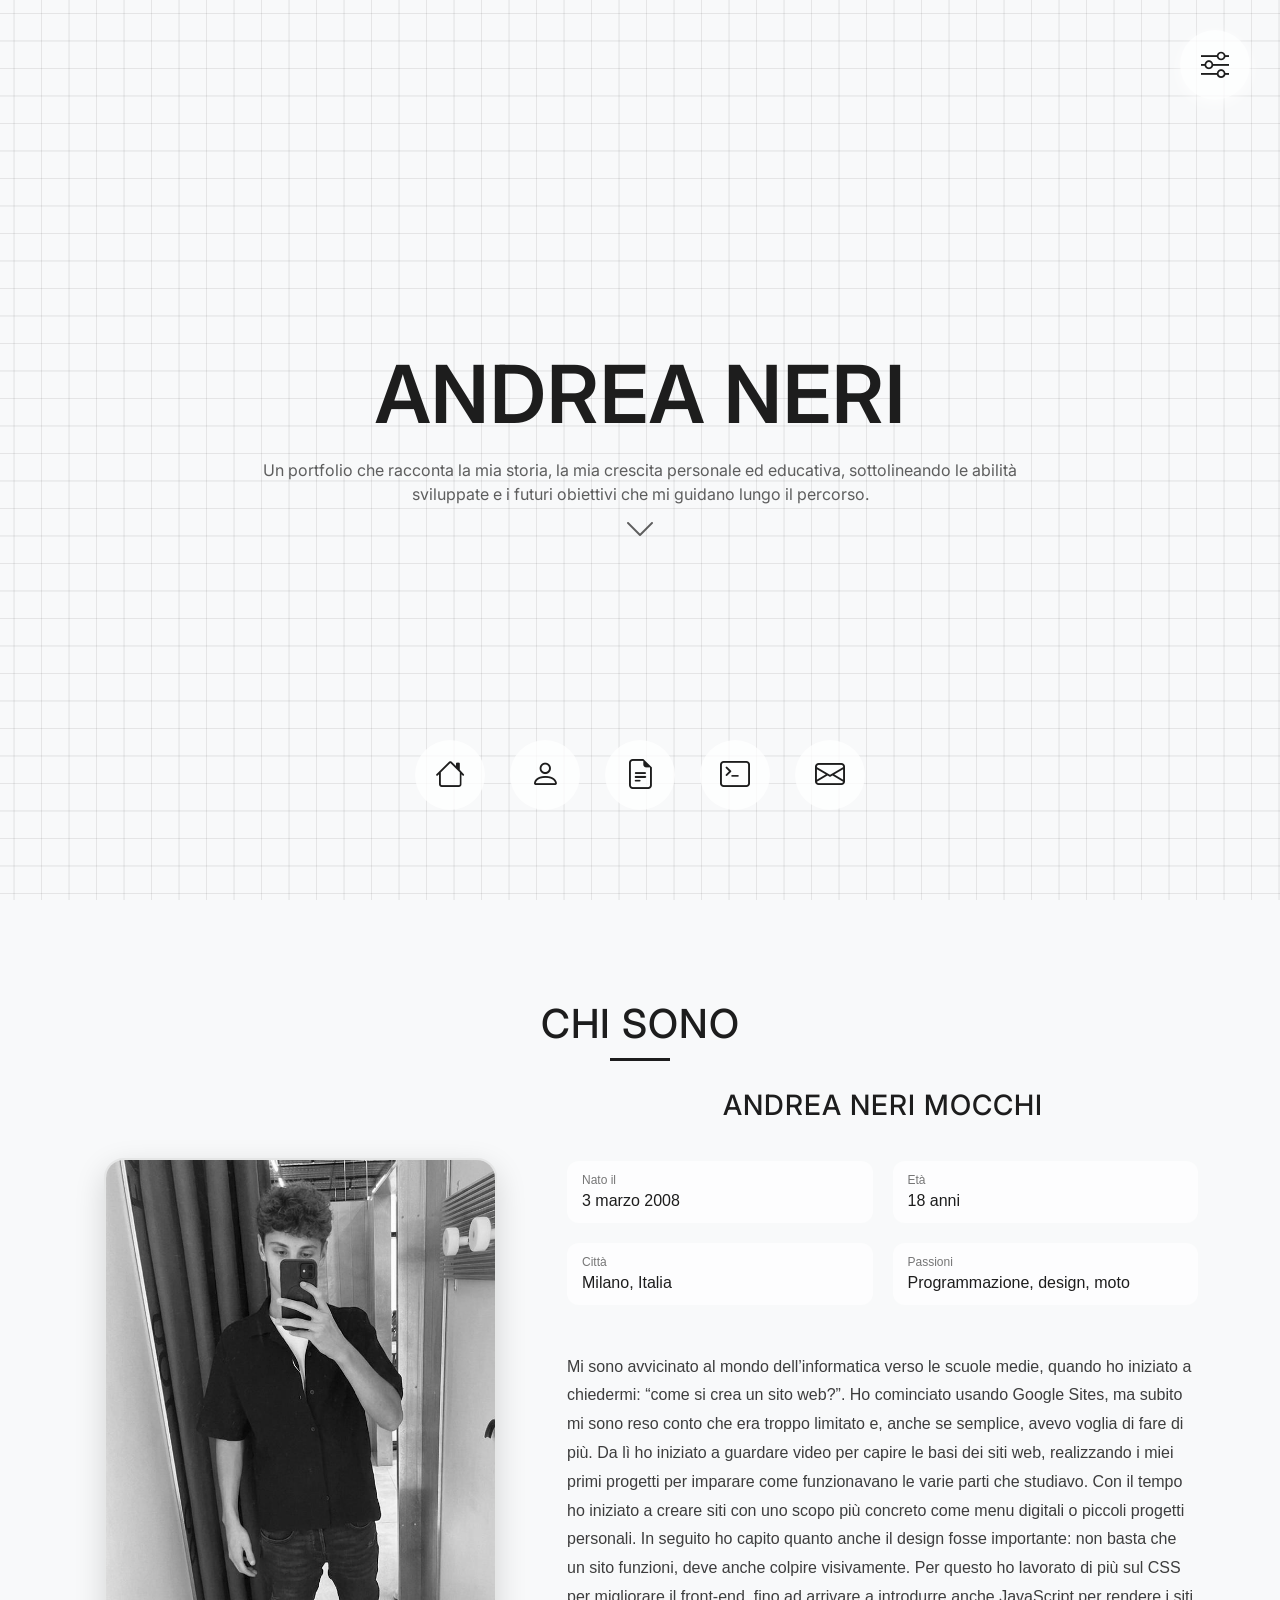
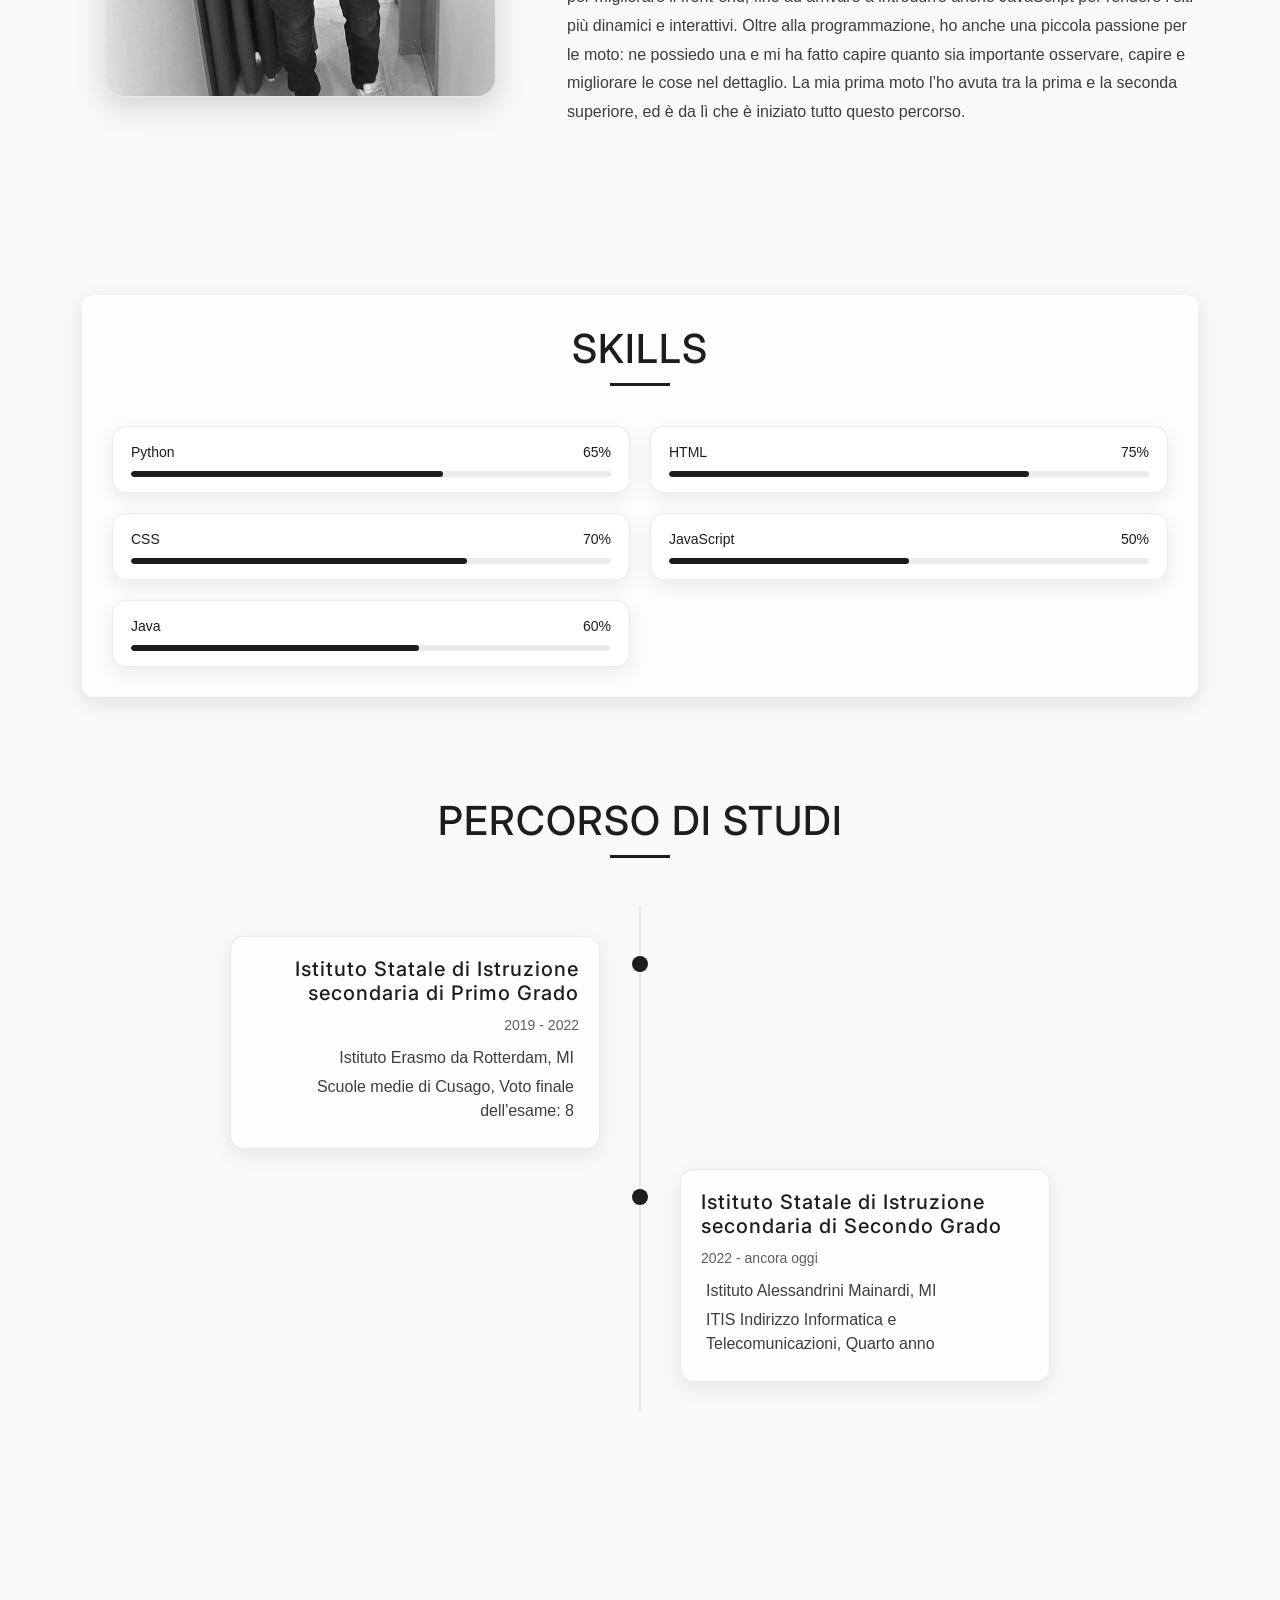
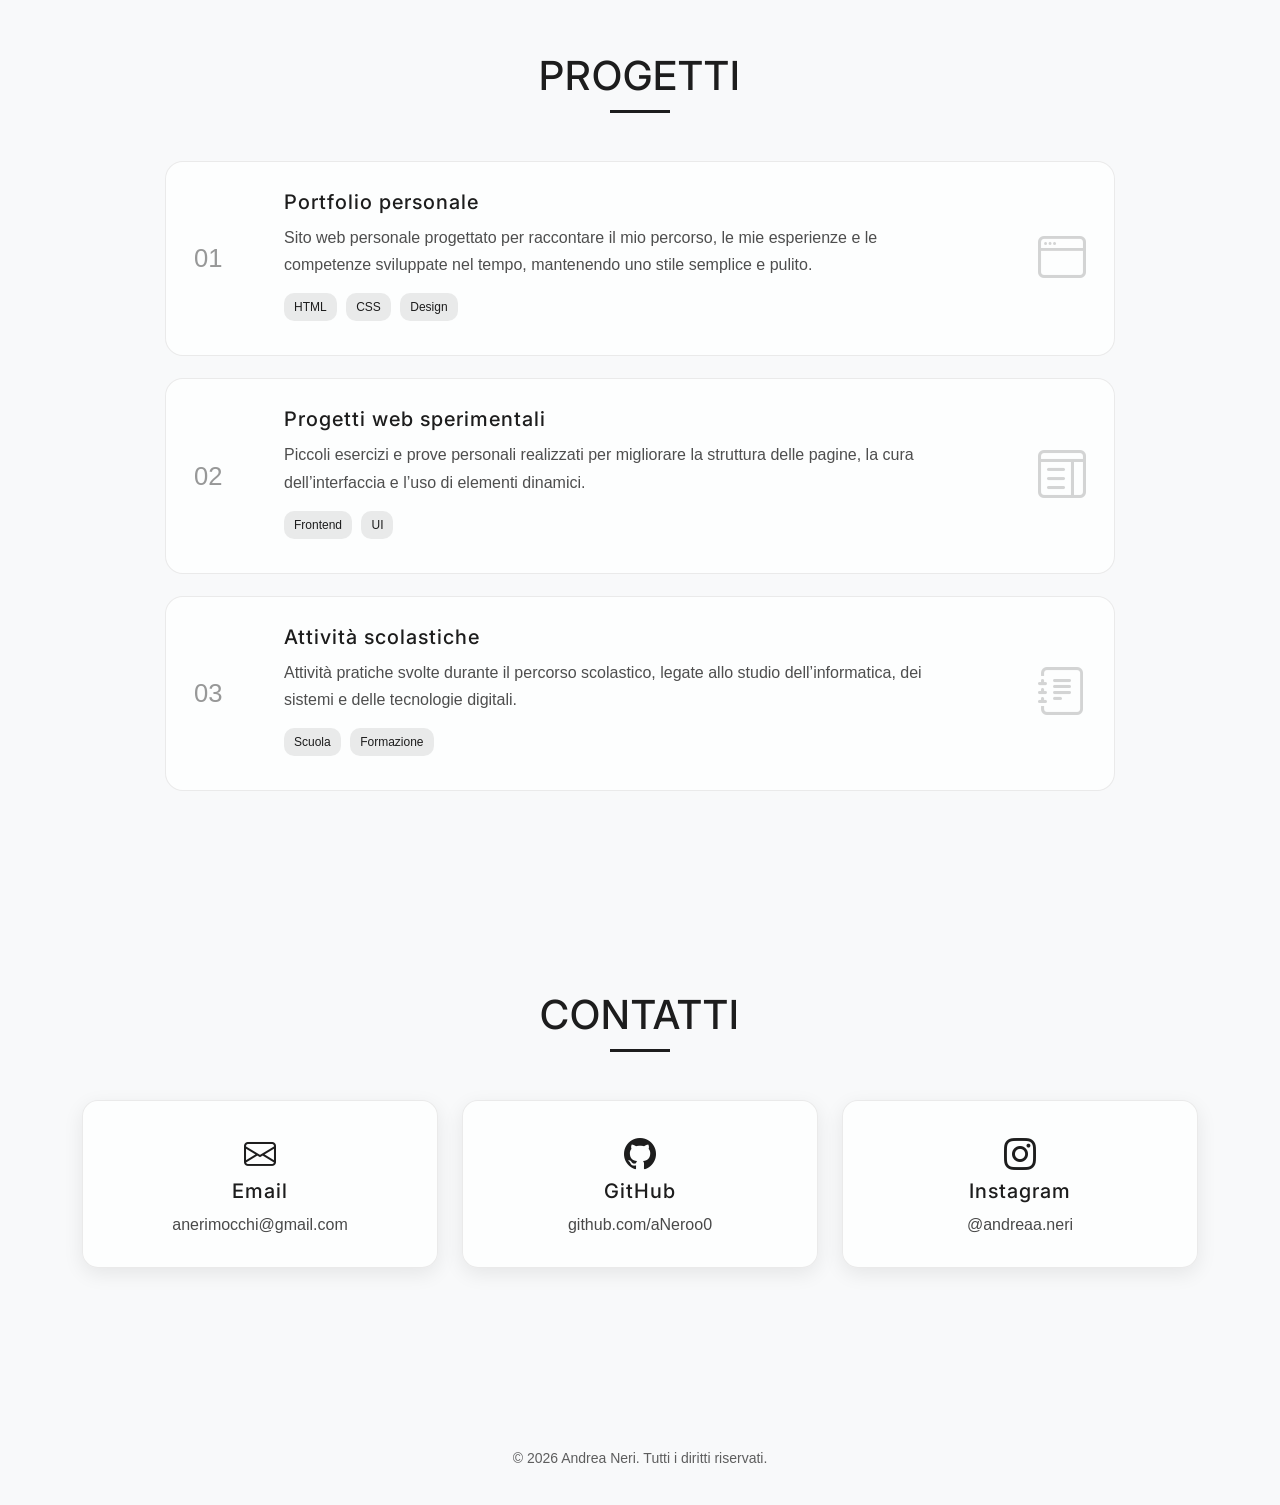
<file: index.html>
<!doctype html>
<html lang="it">
  <head>
    <meta property="og:title" content="Andrea Neri - Portfolio Personale">
    <meta property="og:description" content="Scopri il mio percorso, le mie competenze e i miei progetti di web design e sviluppo.">
    <meta property="og:image" content="https://aneroo0.github.io/Portfolio/img/me.jpeg"> 
    <meta property="og:url" content="https://aneroo0.github.io/Portfolio/">
    <meta property="og:type" content="website">
    <meta charset="utf-8">
    <meta name="viewport" content="width=device-width, initial-scale=1">
    <title>Andrea Neri</title>
    <!-- Favicon -->
    <link rel="icon" type="image/png" sizes="32x32" href="img/favicon-32x32.png">
    <link rel="icon" type="image/png" sizes="16x16" href="img/favicon-16x16.png">
    <link rel="apple-touch-icon" href="img/apple-touch-icon.png">
    <link rel="icon" type="image/png" sizes="192x192" href="img/android-chrome-192x192.png">
    <script src="loading/loading.js" defer></script>
    <!-- bootstrap -->
    <link href="https://cdn.jsdelivr.net/npm/bootstrap@5.3.8/dist/css/bootstrap.min.css" rel="stylesheet" integrity="sha384-sRIl4kxILFvY47J16cr9ZwB07vP4J8+LH7qKQnuqkuIAvNWLzeN8tE5YBujZqJLB" crossorigin="anonymous">
    <link href="https://cdn.jsdelivr.net/npm/bootstrap-icons@1.11.3/font/bootstrap-icons.css" rel="stylesheet">
    <!-- Fonts -->
    <link href="https://fonts.googleapis.com/css2?family=Inter:wght@300;400;500;600&family=Playfair+Display:wght@500;600;700&display=swap" rel="stylesheet">
    <!-- CSS -->
    <link rel="stylesheet" href="css/index.css">
    <!-- js -->
    <script src="js/index.js"></script>
    <!-- Privacy-friendly analytics by Plausible -->
    <script async src="https://plausible.io/js/pa-u-YwddmWYvaGB3AomGD8P.js"></script>
    <script>
      window.plausible=window.plausible||function(){(plausible.q=plausible.q||[]).push(arguments)},plausible.init=plausible.init||function(i){plausible.o=i||{}};
      plausible.init()
    </script>
  </head>
  <body>
    <!-- Navbar -->
    <nav class="bottom-navbar">
      <ul>
        <li>
          <a href="#home" data-label="HOME">
            <i class="bi bi-house"></i>
          </a>
        </li>
        <li>
          <a href="#chi-sono" data-label="CHI SONO">
            <i class="bi bi-person"></i>
          </a>
        </li>
        <li>
          <a href="#studi" data-label="STUDI">
            <i class="bi bi-file-earmark-text"></i>
          </a>
        </li>
        <li>
          <a href="#progetti" data-label="PROGETTI">
            <i class="bi bi-terminal"></i>
          </a>
        </li>
        <li>
          <a href="#contatti" data-label="CONTATTI">
            <i class="bi bi-envelope"></i>
          </a>
        </li>
      </ul>
    </nav>

    <!-- Home -->
    <main class="hero-section d-flex align-items-center justify-content-center text-center" id="home">
      <div class="container">
        <h1 class="display-1 fw-semibold hero-title">ANDREA NERI</h1>     
        <p class="mt-3 hero-description">
          Un portfolio che racconta la mia storia, la mia crescita personale ed educativa, sottolineando le abilità sviluppate e i futuri obiettivi che mi guidano lungo il percorso.
        </p>
        <i class="bi bi-chevron-down scroll-indicator"></i>
      </div>
    </main>

    <!-- Chi sono -->
    <section id="chi-sono" class="section">
      <div class="container">
        <div class="text-center mb-5">
          <h1 class="section-title">CHI SONO</h1>
          <div class="section-line"></div>
        </div>
        <div class="row align-items-center g-5">
          <div class="col-lg-5 text-center">
            <div class="about-image">
              <img src="img/me.jpeg" alt="Foto profilo" class="no-interaction" draggable="false">
            </div>
          </div>
          <div class="col-lg-7">
            <h2 class="info-title text-center">ANDREA NERI MOCCHI</h2>
            <div class="info-grid">
              <div class="info-item">
                <span>Nato il</span>
                <p>3 marzo 2008</p>
              </div>
              <div class="info-item">
                <span>Età</span>
                <p>18 anni</p>
              </div>
              <div class="info-item">
                <span>Città</span>
                <p>Milano, Italia</p>
              </div>
              <div class="info-item">
                <span>Passioni</span>
                <p>Programmazione, design, moto</p>
              </div>
            </div>
            <div class="row mt-5">
              <div class="col-12">
                <p class="about-text">
                  Mi sono avvicinato al mondo dell’informatica verso le scuole medie, quando ho iniziato a chiedermi: “come si crea un sito web?”. 
                  Ho cominciato usando Google Sites, ma subito mi sono reso conto che era troppo limitato e, anche se semplice, avevo voglia di fare di più. Da lì ho iniziato a guardare video per capire le basi dei siti web, realizzando i miei primi progetti per imparare come funzionavano le varie parti che studiavo. Con il tempo ho iniziato a creare siti con uno scopo più concreto come menu digitali o piccoli progetti personali. In seguito ho capito quanto anche il design fosse importante: non basta che un sito funzioni, deve anche colpire visivamente. Per questo ho lavorato di più sul CSS per migliorare il front-end, fino ad arrivare a introdurre anche JavaScript per rendere i siti più dinamici e interattivi. 
                  Oltre alla programmazione, ho anche una piccola passione per le moto: ne possiedo una e mi ha fatto capire quanto sia importante osservare, capire e migliorare le cose nel dettaglio. La mia prima moto l’ho avuta tra la prima e la seconda superiore, ed è da lì che è iniziato tutto questo percorso.
                </p>
              </div>
            </div>
          </div>
        </div>
        </div>
      </div>
      </div>
    </section>

    <!-- Skills -->
    <section>
      <div class="container">
        <div class="skills-wrapper mt-5">
        <div class="text-center mb-4">
          <h1 class="section-title">SKILLS</h1>
          <div class="section-line skills"></div>
        </div>
        <div class="skills-grid">
          <div class="skill">
            <div class="skill-header">
              <span>Python</span>
              <span>65%</span>
            </div>
            <div class="skill-bar">
              <div class="skill-fill" style="width: 65%"></div>
            </div>
          </div>
          <div class="skill">
            <div class="skill-header">
              <span>HTML</span>
              <span>75%</span>
            </div>
            <div class="skill-bar">
              <div class="skill-fill" style="width: 75%"></div>
            </div>
          </div>
          <div class="skill">
            <div class="skill-header">
              <span>CSS</span>
              <span>70%</span>
            </div>
            <div class="skill-bar">
              <div class="skill-fill" style="width: 70%"></div>
            </div>
          </div>
          <div class="skill">
            <div class="skill-header">
              <span>JavaScript</span>
              <span>50%</span>
            </div>
            <div class="skill-bar">
              <div class="skill-fill" style="width: 50%"></div>
            </div>
          </div>
          <div class="skill">
            <div class="skill-header">
              <span>Java</span>
              <span>60%</span>
            </div>
            <div class="skill-bar">
              <div class="skill-fill" style="width: 60%"></div>
            </div>
          </div>
      <div>
    </section>

    <!-- Studi -->
    <section id="studi" class="section">
      <div class="container">
        <div class="text-center mb-5">
          <h1 class="section-title">PERCORSO DI STUDI</h1>
          <div class="section-line"></div>
        </div>
        <div class="timeline">
          <div class="timeline-item">
            <div class="timeline-dot"></div>
            <div class="timeline-content">
              <h3>Istituto Statale di Istruzione secondaria di Primo Grado</h3>
              <span class="timeline-date">2019 - 2022</span>
              <p>Istituto Erasmo da Rotterdam, MI</p>
              <p>Scuole medie di Cusago, Voto finale dell'esame: 8</p>
            </div>
          </div>
          <div class="timeline-item">
            <div class="timeline-dot"></div>
            <div class="timeline-content">
              <h3>Istituto Statale di Istruzione secondaria di Secondo Grado</h3>
              <span class="timeline-date">2022 - ancora oggi</span>
              <p>Istituto Alessandrini Mainardi, MI</p>
              <p>ITIS Indirizzo Informatica e Telecomunicazioni, Quarto anno</p>
            </div>
          </div>
        </div>
      </div>
    </section>

    <!-- Progetti -->
    <section id="progetti" class="section">
    <div class="container">
      <div class="text-center mb-5">
        <h1 class="section-title">PROGETTI</h1>
        <div class="section-line"></div>
      </div>

      <div class="bacheca">
        <div class="progetto">
          <span class="progetto-numero">01</span>
          <div class="progetto-content">
            <h3>Portfolio personale</h3>
            <p>Sito web personale progettato per raccontare il mio percorso, le mie esperienze e le competenze sviluppate nel tempo, mantenendo uno stile semplice e pulito.</p>
            <div class="progetto-tags">
              <span>HTML</span>
              <span>CSS</span>
              <span>Design</span>
            </div>
          </div>
          <i class="bi bi-window progetto-icon"></i>
        </div>

        <div class="progetto">
          <span class="progetto-numero">02</span>
          <div class="progetto-content">
            <h3>Progetti web sperimentali</h3>
            <p>Piccoli esercizi e prove personali realizzati per migliorare la struttura delle pagine, la cura dell’interfaccia e l’uso di elementi dinamici.</p>
            <div class="progetto-tags">
              <span>Frontend</span>
              <span>UI</span>
            </div>
          </div>
          <i class="bi bi-layout-text-window progetto-icon"></i>
        </div>

        <div class="progetto">
          <span class="progetto-numero">03</span>
          <div class="progetto-content">
            <h3>Attività scolastiche</h3>
            <p>Attività pratiche svolte durante il percorso scolastico, legate allo studio dell’informatica, dei sistemi e delle tecnologie digitali.</p>
            <div class="progetto-tags">
              <span>Scuola</span>
              <span>Formazione</span>
            </div>
          </div>
          <i class="bi bi-journal-text progetto-icon"></i>
        </div>

      </div>
    </div>
  </section>

    <!-- Contatti -->
    <section id="contatti" class="section">
      <div class="container">
        <div class="text-center mb-5">
          <h1 class="section-title">CONTATTI</h1>
          <div class="section-line"></div>
        </div>
        <div class="row justify-content-center g-4">
          <div class="col-md-4 col-sm-6">
            <a href="mailto:anerimocchi@gmail.com" class="contact-card text-center">
              <i class="bi bi-envelope"></i>
              <h5>Email</h5>
              <p>anerimocchi@gmail.com</p>
            </a>
          </div>
          <div class="col-md-4 col-sm-6">
            <a href="https://github.com/aNeroo0" target="_blank" class="contact-card text-center">
              <i class="bi bi-github"></i>
              <h5>GitHub</h5>
              <p>github.com/aNeroo0</p>
            </a>
          </div>
          <div class="col-md-4 col-sm-6">
            <a href="https://instagram.com/andreaa.neri" target="_blank" class="contact-card text-center">
              <i class="bi bi-instagram"></i>
              <h5>Instagram</h5>
              <p>@andreaa.neri</p>
            </a>
          </div>
        </div>
      </div>
    </section>

    <!-- Footer -->
    <footer class="footer text-center">
      <div class="container">
        <p>© 2026 Andrea Neri. Tutti i diritti riservati.</p>
      </div>
    </footer>

    <!-- Pulsante Impostazioni -->
    <div class="settings-container">
      <button class="settings-btn" id="settingsToggle">
        <i class="bi bi-sliders"></i>
      </button>
      <div class="settings-menu" id="settingsMenu">
        <h6 class="settings-title">Impostazioni</h6>
        <div class="settings-item">
          <i class="bi bi-moon-stars"></i>
          <span>Modalità Scura</span>
          <label class="switch">
            <input type="checkbox" id="themeToggle" aria-label="Attiva modalità scura">
            <span class="slider"></span>
          </label>
        </div>
        <div class="settings-item">
          <i class="bi bi-type"></i>
          <span>Testo Grande</span>
          <label class="switch">
            <input type="checkbox" id="fontToggle" aria-label="Attiva testo grande">
            <span class="slider"></span>
          </label>
        </div>
      </div>
    </div>

    <!-- MOBILE NAVBAR -->
    <button class="menu-toggle" id="menuToggle">
      <i class="bi bi-list"></i>
    </button>

    <div id="menuOverlay" class="menu-overlay">
      <div class="menu-box">
        <nav class="mobile-nav">
          <a href="#home">Home</a>
          <a href="#chi-sono">Chi sono</a>
          <a href="#studi">Studi</a>
          <a href="#progetti">Progetti</a>
          <a href="#contatti">Contatti</a>
        </nav>
        
        <hr class="menu-divider">
        
        <div class="mobile-settings">
          <div class="settings-item">
            <div class="d-flex align-items-center">
              <i class="bi bi-moon-stars"></i>
              <span>Modalità Scura</span>
            </div>
            <label class="switch">
              <input type="checkbox" id="themeToggleMobile" aria-label="Attiva modalità scura">
              <span class="slider"></span>
            </label>
          </div>

          <div class="settings-item mt-3">
            <div class="d-flex align-items-center">
              <i class="bi bi-type me-2"></i>
              <span>Testo Grande</span>
            </div>
            <label class="switch">
              <input type="checkbox" id="fontToggleMobile" aria-label="Attiva testo grande">
              <span class="slider"></span>
            </label>
          </div>

        </div>
      </div>
    </div>
    
    <script src="https://cdn.jsdelivr.net/npm/bootstrap@5.3.8/dist/js/bootstrap.bundle.min.js" integrity="sha384-FKyoEForCGlyvwx9Hj09JcYn3nv7wiPVlz7YYwJrWVcXK/BmnVDxM+D2scQbITxI" crossorigin="anonymous"></script>
  </body>
</html>
</file>
<file: css/index.css>
html, body {
  height: 100%;
  margin: 0;
  padding: 0;
}

* {
  box-sizing: border-box;
}

/* Variabili Tema */
:root {
  --bg-color: #f8f9fa;
  --grid-color: rgba(0, 0, 0, 0.08);
  --text-color: #1d1d1d;
  --card-bg: rgba(255, 255, 255, 0.750);
}

body.dark-mode {
  --bg-color: #191a1a;
  --grid-color: rgba(114, 114, 114, 0.3);
  --text-color: #ffffff;
  --card-bg: rgba(0, 0, 0, 0.6);
}

body {
  min-height: 100vh;
  background-color: var(--bg-color);
  background-image:
    linear-gradient(0deg,
      transparent 24%,
      var(--grid-color) 25%,
      var(--grid-color) 26%,
      transparent 27%,
      transparent 74%,
      var(--grid-color) 75%,
      var(--grid-color) 76%,
      transparent 77%,
      transparent),
    linear-gradient(90deg,
      transparent 24%,
      var(--grid-color) 25%,
      var(--grid-color) 26%,
      transparent 27%,
      transparent 74%,
      var(--grid-color) 75%,
      var(--grid-color) 76%,
      transparent 77%,
      transparent);
  background-size: 55px 55px;
  background-attachment: fixed;
  color: var(--text-color);
  font-family: "Segoe UI", Arial, sans-serif;
  transition: background-color 0.3s ease, color 0.3s ease;
  overflow-x: hidden;
}

body.large-text {
  font-size: 1.1rem;
}

h1, h2, h3, h4, h5, h6 {
  font-family: "Inter", sans-serif;
  font-weight: 500;
  letter-spacing: 1px;
}

.main-content {
  background: var(--card-bg);
  border-radius: 12px;
  padding: 40px;
  margin-top: 40px;
  box-shadow: 0 4px 20px rgba(0, 0, 0, 0.1);
}

.section {
  padding: 100px 0;
}

::selection {
  background: var(--text-color);
  color: var(--bg-color);
}

::-moz-selection {
  background: var(--text-color);
  color: var(--bg-color);
}

.section-line {
  width: 60px;
  height: 3px;
  background: var(--text-color);
  margin: 10px auto 0;
}

.no-interaction {
  pointer-events: none;
  user-select: none;
  -webkit-user-select: none;
  -moz-user-select: none; 
  -ms-user-select: none; 
  -webkit-user-drag: none;
}

/* Navbar */
.bottom-navbar {
  position: fixed;
  bottom: 80px;
  left: 50%;
  transform: translateX(-50%);
  padding: 10px 15px;
  border-radius: 50px;
  z-index: 1000;
  transition: all 0.3s ease;
}

.bottom-navbar ul {
  list-style: none;
  display: flex;
  gap: 25px;
  margin: 0;
  padding: 0;
}

.bottom-navbar a {
  position: relative;
  width: 70px;
  height: 70px;
  background: var(--card-bg);
  color: var(--text-color);
  border-radius: 50%;
  display: flex;
  align-items: center;
  justify-content: center;
  text-decoration: none;
  font-size: 30px;
  transition: all 0.3s ease;
}

.bottom-navbar a:hover {
  background: var(--text-color);
  color: var(--bg-color);
  transform: translateY(-5px);
}

.bottom-navbar a::after {
  font-family: "Inter", sans-serif;
  font-weight: 500;
  letter-spacing: 1px;
  content: attr(data-label);
  position: absolute;
  bottom: 80px;
  left: 50%;
  transform: translateX(-50%);
  background: var(--text-color);
  color: var(--bg-color);
  padding: 5px 10px;
  border-radius: 5px;
  font-size: 12px;
  white-space: nowrap;
  opacity: 0;
  pointer-events: none;
  transition: opacity 0.3s ease, transform 0.3s ease;
}

.bottom-navbar a:hover::after {
  opacity: 1;
  transform: translateX(-50%) translateY(-5px);
}


/* Home */
.hero-section {
  min-height: 100vh;
  display: flex;
  align-items: center;
  justify-content: center;
  text-align: center;
  padding: 20px;
}

.hero-title {
  font-family: "Inter", sans-serif;
  font-weight: 500;
  letter-spacing: 1px;
}

.hero-description {
  font-family: "Inter", sans-serif;
  max-width: 800px;
  margin: 0 auto;
  opacity: 0.7;
}

.scroll-indicator {
  margin-top: 40px;
  font-size: 2rem;
  color: var(--text-color);
  opacity: 0.7;
  animation: bounce 1.8s infinite;
}

@keyframes bounce {
  0%, 100% {
    opacity: 0.5;
  }
  50% {
    opacity: 1;
  }
}

/* Chi sono */
.about-image {
  width: 90%;
  margin: auto;
  border-radius: 20px;
  overflow: hidden;
  border: 2px solid var(--grid-color);
  box-shadow: 0 10px 30px rgba(0,0,0,0.15);
}

.about-image img {
  width: 110%;
  height: 110%;
  object-fit: cover;
}

.info-title {
  margin-top: -50px;
  padding: 30px;
  font-size: 28px;
}

.info-grid {
  display: grid;
  grid-template-columns: 2fr 2fr;
  gap: 20px;
}

.info-item {
  padding: 10px 15px;
  background: var(--card-bg);
  border-radius: 12px;
}

.info-item span {
  font-size: 12px;
  opacity: 0.6;
  display: block;
}

.info-item p {
  margin: 0;
  font-weight: 500;
}

.about-text {
  line-height: 1.8;
  opacity: 0.85;
  margin-bottom: 20px;
}

/* Skills */
.skills-wrapper {
  background: var(--card-bg);
  padding: 30px;
  border-radius: 12px;
  box-shadow: 0 6px 20px rgba(0,0,0,0.1);
}

.skills {
  margin-bottom: 40px;
}

.skills-grid {
  display: grid;
  grid-template-columns: 1fr 1fr;
  gap: 20px;
}

.skill {
  background: var(--card-bg);
  padding: 15px 18px;
  border-radius: 14px;
  border: 1px solid var(--grid-color);
  box-shadow: 0 6px 20px rgba(0,0,0,0.08);
}

.skill-header {
  display: flex;
  justify-content: space-between;
  font-weight: 500;
  font-size: 14px;
  margin-bottom: 8px;
}

.skill-bar {
  width: 100%;
  height: 6px;
  background: var(--grid-color);
  border-radius: 20px;
  overflow: hidden;
}

.skill-fill {
  height: 100%;
  background: var(--text-color);
  border-radius: 20px;
  transition: width 1s ease;
}

/* Studi */
.timeline {
  position: relative;
  max-width: 900px;
  margin: 40px auto;
  padding: 20px 0;
}

.timeline::before {
  content: "";
  position: absolute;
  left: 50%;
  top: 0;
  width: 2px;
  height: 100%;
  background: var(--grid-color);
  transform: translateX(-50%);
}

.timeline-item {
  position: relative;
  width: 50%;
  padding: 10px 40px;
  box-sizing: border-box;
}

.timeline-item:nth-child(odd) {
  left: 0;
  text-align: right;
}

.timeline-item:nth-child(even) {
  left: 50%;
  text-align: left;
}

.timeline-dot {
  position: absolute;
  top: 30px;
  right: -8px;
  width: 16px;
  height: 16px;
  background: var(--text-color);
  border-radius: 50%;
}

.timeline-item:nth-child(even) .timeline-dot {
  left: -8px;
}

.timeline-content {
  background: var(--card-bg);
  padding: 20px;
  border-radius: 14px;
  border: 1px solid var(--grid-color);
  box-shadow: 0 6px 20px rgba(0, 0, 0, 0.08);
}

.timeline-content h3 {
  margin-bottom: 10px;
  font-size: 20px;
}

.timeline-date {
  font-size: 14px;
  opacity: 0.7;
  display: block;
  margin-bottom: 10px;
}

.timeline-content p {
  margin: 5px;
  opacity: 0.85;
}

/* Progetti */
.bacheca {
  max-width: 950px;
  margin: 0 auto;
  display: flex;
  flex-direction: column;
  gap: 22px;
}

.progetto {
  position: relative;
  display: grid;
  grid-template-columns: 70px 1fr 90px;
  align-items: center;
  gap: 20px;
  background: var(--card-bg);
  border: 1px solid var(--grid-color);
  border-radius: 18px;
  padding: 28px;
  overflow: hidden;
  transition: transform 0.3s ease, box-shadow 0.3s ease;
}

.progetto:hover {
  transform: translateY(-5px);
  box-shadow: 0 12px 25px rgba(0, 0, 0, 0.12);
}

.progetto-numero {
  font-size: 1.6rem;
  font-weight: 500;
  opacity: 0.45;
}

.progetto-content h3 {
  font-size: 1.25rem;
  margin-bottom: 10px;
}

.progetto-content p {
  max-width: 650px;
  font-size: 1em;
  line-height: 1.7;
  opacity: 0.78;
  margin-bottom: 15px;
}

.progetto-tags span {
  display: inline-block;
  background: var(--grid-color);
  color: var(--text-color);
  padding: 5px 10px;
  border-radius: 10px;
  font-size: 12px;
  margin-right: 5px;
  margin-bottom: 6px;
}

.progetto-icon {
  font-size: 3rem;
  opacity: 0.18;
  justify-self: end;
}

/* Contatti */
.contact-card {
  display: block;
  background: var(--card-bg);
  border: 1px solid var(--grid-color);
  border-radius: 16px;
  padding: 30px 20px;
  text-decoration: none;
  color: var(--text-color);
  transition: all 0.3s ease;
  box-shadow: 0 6px 20px rgba(0, 0, 0, 0.08);
  height: 100%;
}

.contact-card i {
  font-size: 2rem;
  margin-bottom: 15px;
  color: var(--text-color);
}

.contact-card h5 {
  margin-bottom: 10px;
  font-family: "Inter", sans-serif;
}

.contact-card p {
  margin: 0;
  opacity: 0.8;
  font-weight: 500;
}

.contact-card:hover {
  transform: translateY(-6px);
  box-shadow: 0 12px 25px rgba(0, 0, 0, 0.12);
  color: var(--text-color);
}

.contact-card:visited,
.contact-card:active {
  color: var(--text-color);
  text-decoration: none;
}

/* Footer */
.footer {
  margin-top: 60px;
  padding: 20px 0;
  background: transparent;
  opacity: 0.7;
  font-size: 14px;
}


/* Impostazioni */
.settings-container {
  position: fixed;
  top: 30px;
  right: 30px;
  z-index: 1100;
}

.settings-btn {
  width: 70px;
  height: 70px;
  background: var(--card-bg);
  color: var(--text-color);
  border: none;
  border-radius: 50%;
  font-size: 28px;
  display: flex;
  align-items: center;
  justify-content: center;
  box-shadow: 0 4px 15px var(--card-bg);
  transition: all 0.3s ease;
}

.settings-btn:hover {
  background: var(--card-bg);
  color: var(--text-color);
}
.settings-menu {
  position: absolute;
  top: 80px;
  right: 0;
  width: 260px;
  background: var(--card-bg);
  border-radius: 16px;
  padding: 20px;
  border: 1px solid var(--grid-color);
  box-shadow: 0 10px 25px rgba(0, 0, 0, 0.15);
  display: none;
  backdrop-filter: blur(10px);
}

.settings-menu.active {
  display: block;
  animation: fadeIn 0.3s ease;
}

.settings-title {
  font-family: "Inter", sans-serif;
  margin-bottom: 20px;
  text-align: center;
}

.settings-item {
  display: flex;
  align-items: center;
  justify-content: space-between;
  margin-bottom: 15px;
  font-size: 14px;
}

.settings-item i {
  margin-right: 8px;
}

.switch {
  position: relative;
  display: inline-block;
  width: 42px;
  height: 22px;
}

.switch input {
  opacity: 0;
  width: 0;
  height: 0;
}

.slider {
  position: absolute;
  cursor: pointer;
  inset: 0;
  background-color: #ccc;
  border-radius: 34px;
  transition: 0.3s;
}

.slider:before {
  content: "";
  position: absolute;
  height: 16px;
  width: 16px;
  left: 3px;
  bottom: 3px;
  background-color: white;
  border-radius: 50%;
  transition: 0.3s;
}

input:checked + .slider {
  background-color: var(--bg-color);
}

input:checked + .slider:before {
  transform: translateX(20px);
}


/* Media Queries */
@media (max-width: 768px) {

  html, body {
    overflow-x: hidden;
  }

  /* Navbar */
  .bottom-navbar,
  .settings-container {
    display: none;
  }

  /* Chi sono */
  .info-grid {
    grid-template-columns: 1fr;
  }

  .about-text {
    margin: 10px;
  }
  
  /* Skills */
  .skills-grid {
    grid-template-columns: 1fr;
  }
  
  /* Studi */
  .timeline::before {
    left: 0px;
    transform: none;
  }

  .timeline-item {
    margin-top: 80px;
    width: 100%;
    padding: 10px 20px;
  }
  
  .timeline-item:nth-child(odd),
  .timeline-item:nth-child(even) {
    left: 0;
    text-align: left;
  }
  
  .timeline-dot {
    top: -8px;
    left: -6px;
  }

  /* Progetti */
  .progetto {
    grid-template-columns: 1fr;
    padding: 24px;
  }

  .progetto-numero {
    font-size: 1.2rem;
  }

  .progetto-icon {
    position: absolute;
    right: 22px;
    top: 22px;
    font-size: 2.6rem;
    opacity: 0.12;
  }
}

.menu-toggle,
.menu-overlay {
    display: none;
}

/* MOBILE NAVBAR */
@media (max-width: 768px) {
  .menu-toggle {
    position: fixed;
    top: 20px;
    right: 20px;
    z-index: 2100;
    width: 55px;
    height: 55px;
    border-radius: 50%;
    border: none;
    background: var(--card-bg);
    color: var(--text-color);
    font-size: 26px;
    display: flex;
    align-items: center;
    justify-content: center;
    box-shadow: 0 4px 15px rgba(0,0,0,0.1);
    cursor: pointer;
    transition: transform 0.3s cubic-bezier(0.175, 0.885, 0.32, 1.275);
    backdrop-filter: blur(5px);
  }

  .menu-toggle:active {
    transform: scale(0.9);
  }

  .menu-overlay {
    position: fixed;
    inset: 0;
    background: rgba(0, 0, 0, 0.4);
    backdrop-filter: blur(8px);
    display: flex;
    justify-content: center;
    align-items: center;
    opacity: 0;
    pointer-events: none;
    transition: all 0.4s ease;
    z-index: 2000;
  }

  .menu-overlay.active {
    opacity: 1;
    pointer-events: all;
  }

  .menu-box {
    background: var(--card-bg);
    width: 85%;
    max-width: 320px;
    padding: 40px 30px;
    border-radius: 24px;
    text-align: center;
    box-shadow: 0 20px 40px rgba(0,0,0,0.2);
    transform: translateY(30px) scale(0.9);
    transition: all 0.4s cubic-bezier(0.165, 0.84, 0.44, 1);
  }

  .menu-overlay.active .menu-box {
    transform: translateY(0) scale(1);
  }

  .mobile-nav a {
    display: block;
    padding: 12px;
    margin: 5px 0;
    color: var(--text-color);
    text-decoration: none;
    font-size: 20px;
    font-weight: 500;
    font-family: "Inter", sans-serif;
    transition: opacity 0.2s;
  }

  .mobile-nav a:active {
    opacity: 0.5;
  }

  .menu-divider {
    margin: 25px 0;
    opacity: 0.1;
    border-color: var(--text-color);
  }
  .mobile-settings .settings-item {
    display: flex;
    align-items: center;
    justify-content: space-between;
    font-size: 16px;
  }
}

/* 404 */
html.preload-dark {
  --bg-color: #191a1a;
  --grid-color: rgba(114, 114, 114, 0.3);
  --text-color: #ffffff;
  --card-bg: rgba(0, 0, 0, 0.6);
}

html.preload-large-text {
  font-size: 1.1rem;
}

.error-page {
  min-height: 100vh;
  display: flex;
  align-items: center;
  justify-content: center;
  padding: 40px 20px;
}

.error-card {
  max-width: 760px;
  margin: 0 auto;
  padding: 60px 50px;
  background: var(--card-bg);
  border: 1px solid var(--grid-color);
  border-radius: 28px;
  backdrop-filter: blur(10px);
  box-shadow: 0 12px 35px rgba(0, 0, 0, 0.12);
}

.error-code {
  font-family: "Inter", sans-serif;
  font-size: clamp(5rem, 14vw, 9rem);
  font-weight: 600;
  line-height: 1;
  color: var(--text-color);
  letter-spacing: 6px;
  opacity: 0.95;
}

.error-line {
  width: 80px;
  height: 3px;
  background: var(--text-color);
  margin: 22px auto 28px;
  opacity: 0.9;
}

.error-title {
  font-family: "Inter", sans-serif;
  font-size: clamp(1.8rem, 4vw, 2.6rem);
  font-weight: 500;
  letter-spacing: 1px;
  margin-bottom: 18px;
  color: var(--text-color);
}

.error-text {
  max-width: 540px;
  margin: 0 auto 30px;
  font-family: "Inter", sans-serif;
  font-size: 1.05rem;
  line-height: 1.8;
  color: var(--text-color);
  opacity: 0.75;
}

.error-actions {
  display: flex;
  justify-content: center;
}

.error-btn {
  display: inline-flex;
  align-items: center;
  gap: 10px;
  padding: 14px 24px;
  border-radius: 999px;
  text-decoration: none;
  font-family: "Inter", sans-serif;
  font-weight: 500;
  background: var(--text-color);
  color: var(--bg-color);
  transition: transform 0.25s ease, opacity 0.25s ease;
}

.error-btn:hover {
  transform: translateY(-3px);
  opacity: 0.92;
  color: var(--bg-color);
}

.error-btn:visited,
.error-btn:active {
  color: var(--bg-color);
  text-decoration: none;
}

body.large-text .error-text {
  font-size: 1.15rem;
}

body.large-text .error-btn {
  font-size: 1.05rem;
  padding: 15px 26px;
}

@media (max-width: 768px) {
  .error-page {
    padding: 30px 16px;
  }

  .error-card {
    padding: 40px 24px;
    border-radius: 22px;
  }

  .error-code {
    letter-spacing: 3px;
  }

  .error-line {
    width: 60px;
    margin: 18px auto 22px;
  }

  .error-text {
    font-size: 0.98rem;
    line-height: 1.7;
    margin-bottom: 24px;
  }

  .error-btn {
    width: 100%;
    justify-content: center;
    padding: 14px 18px;
  }
}

@media (max-width: 480px) {
  .error-card {
    padding: 34px 18px;
  }

  .error-title {
    font-size: 1.6rem;
  }

  .error-text {
    font-size: 0.95rem;
  }
}
</file>
